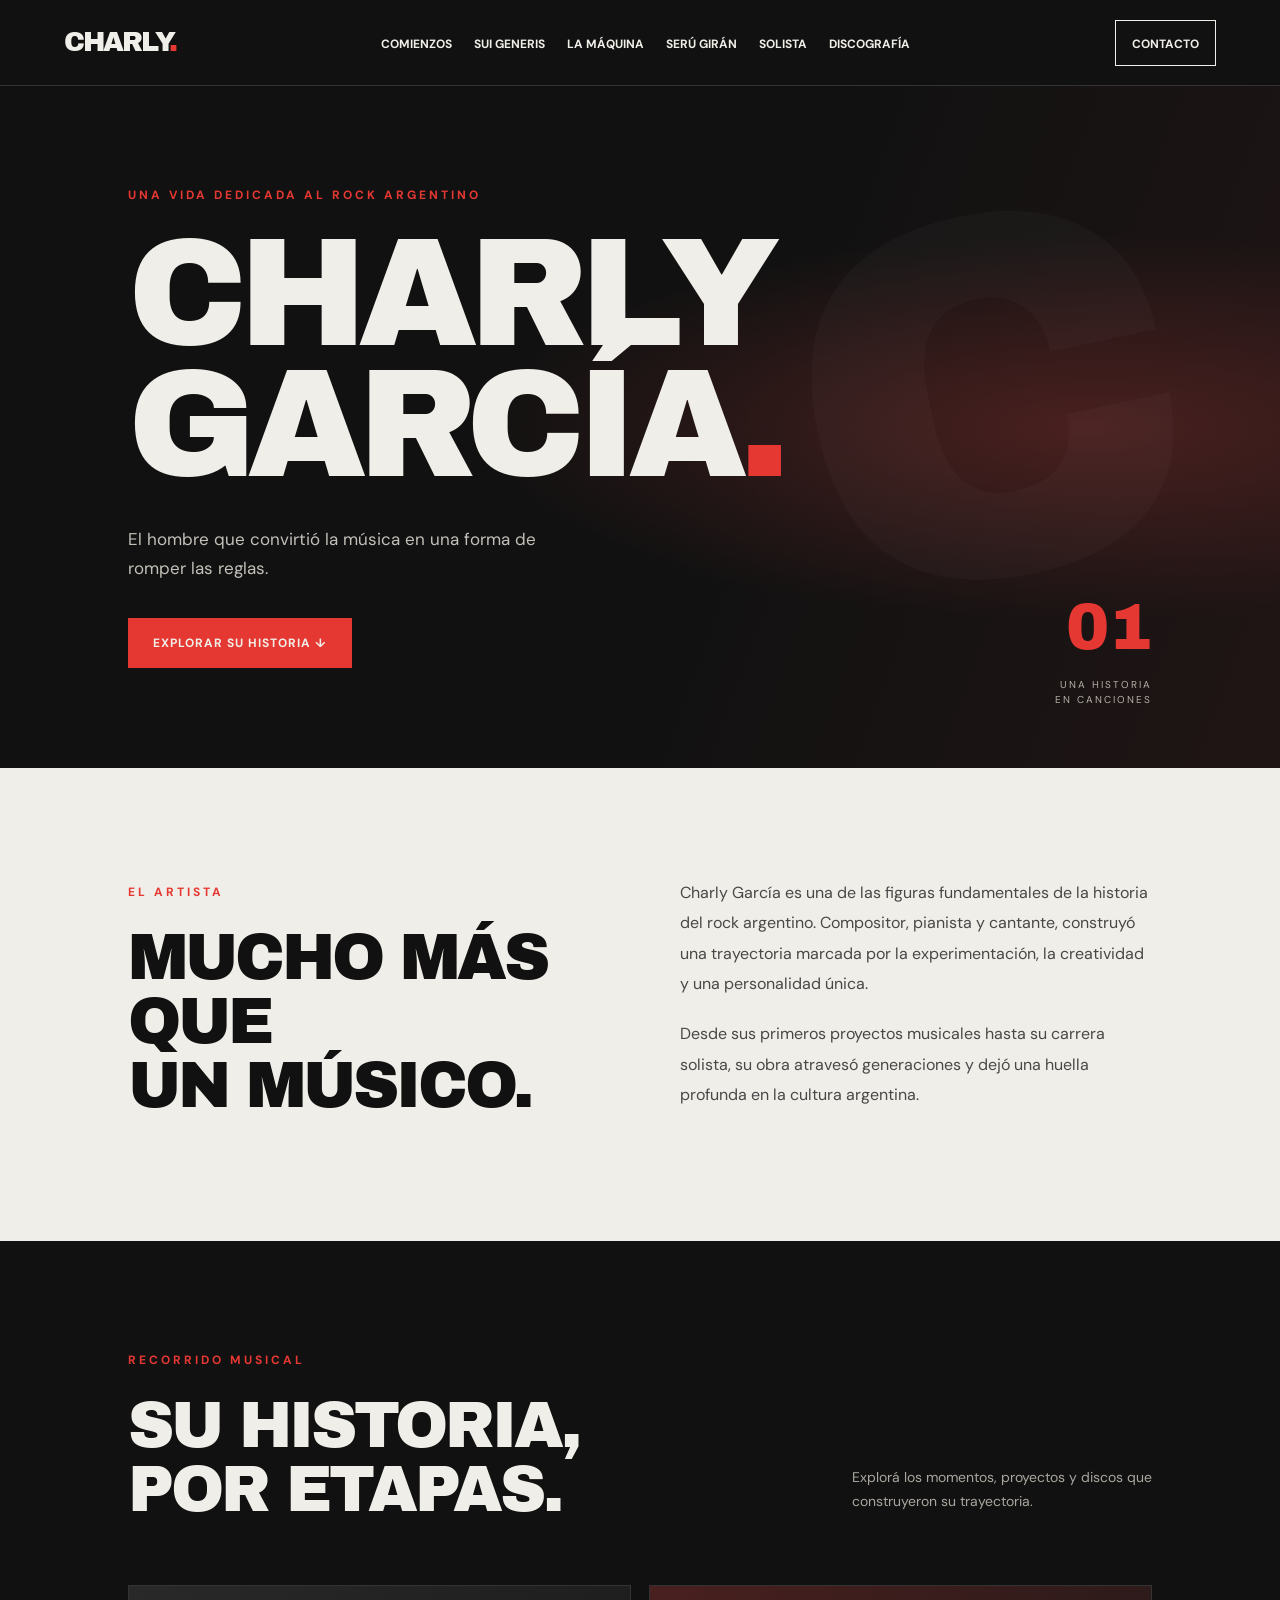
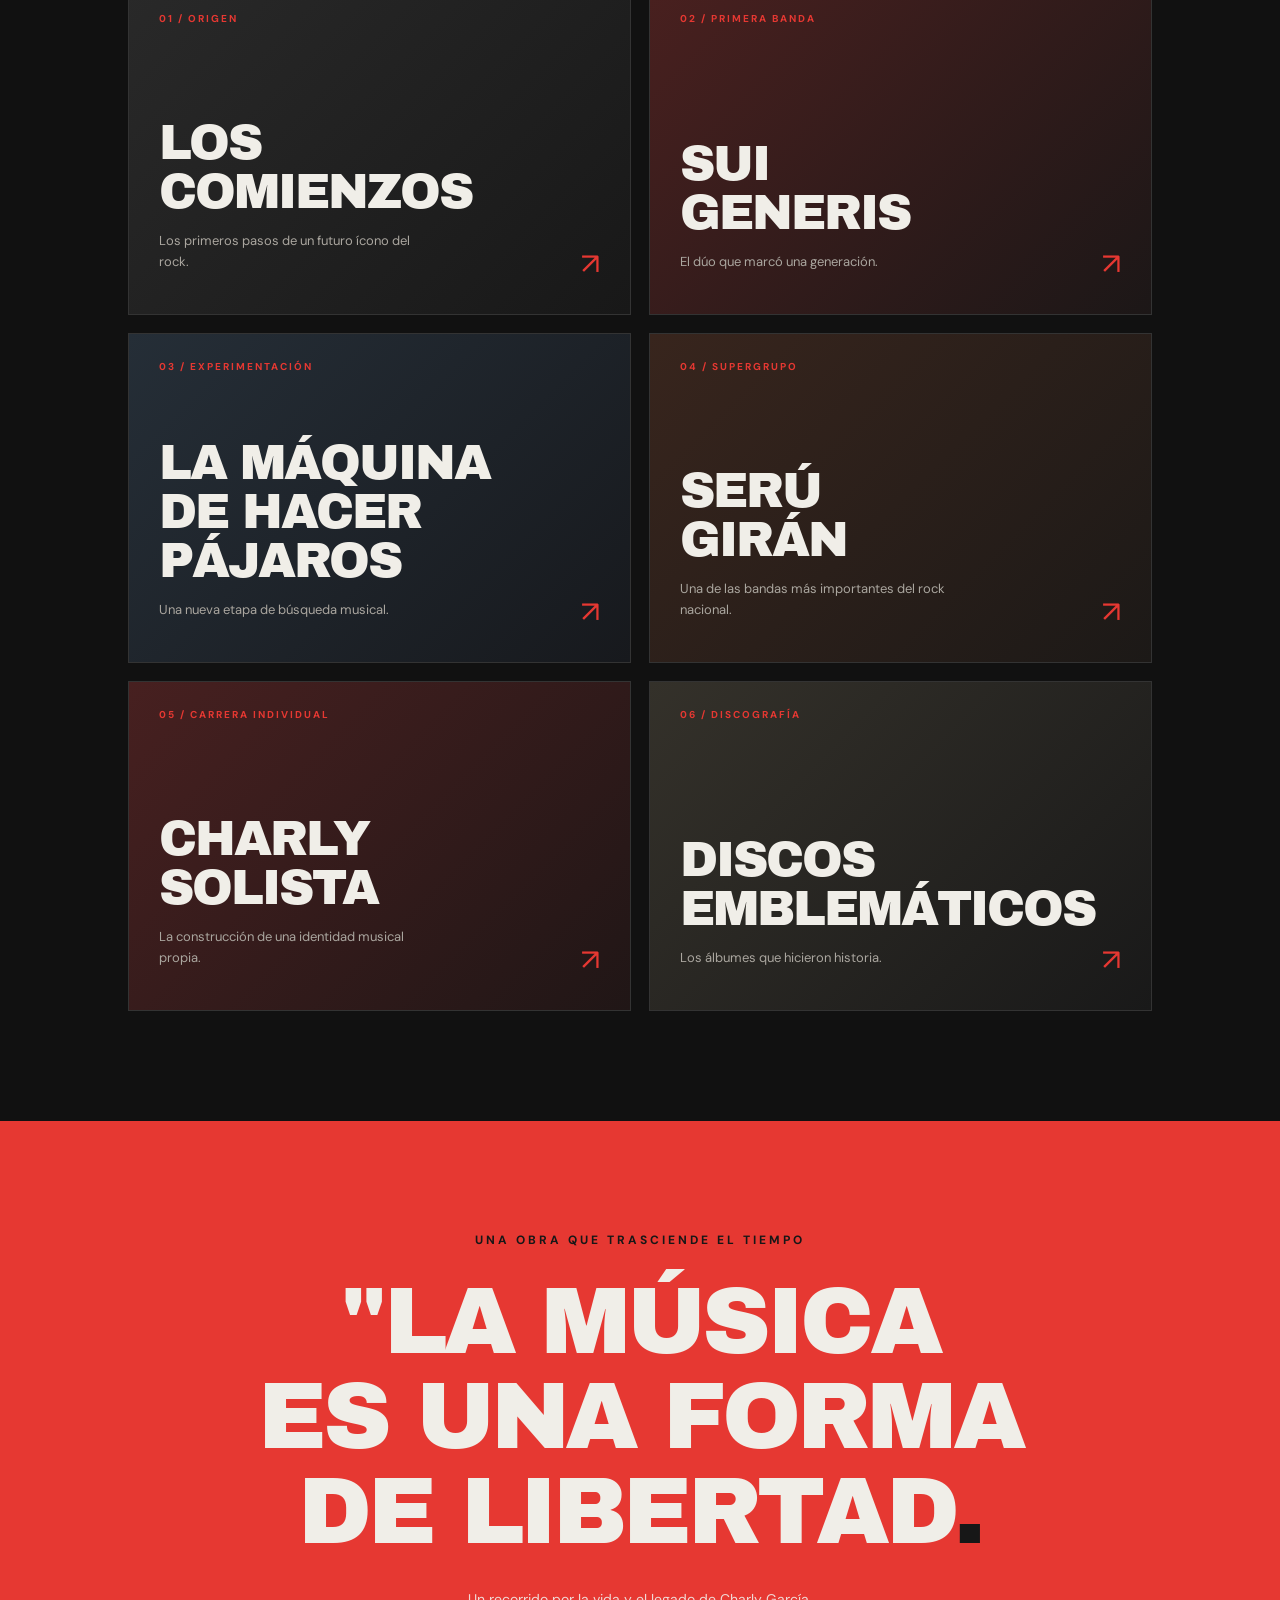
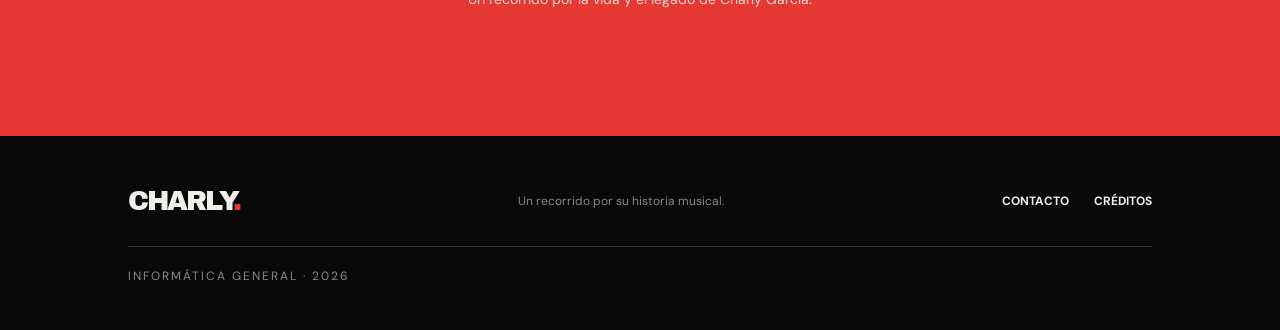
<file: index.html>
<!DOCTYPE html>
<html lang="es">
<head>
    <meta charset="UTF-8">
    <meta name="viewport" content="width=device-width, initial-scale=1.0">
    <title>Charly García | Un recorrido por su música</title>

    <!-- Tipografías -->
    <link rel="preconnect" href="https://fonts.googleapis.com">
    <link rel="preconnect" href="https://fonts.gstatic.com" crossorigin>
    <link href="https://fonts.googleapis.com/css2?family=Archivo+Black&family=DM+Sans:wght@400;500;600;700&display=swap" rel="stylesheet">

    <!-- Bootstrap -->
    <link href="https://cdn.jsdelivr.net/npm/bootstrap@5.3.3/dist/css/bootstrap.min.css" rel="stylesheet">

    <!-- CSS propio -->
    <link rel="stylesheet" href="styles.css">

</head>

<body>

    <!-- ENCABEZADO Y NAVEGACIÓN -->
    <header>
        <nav class="navbar">
            <a href="index.html" class="logo">CHARLY<span>.</span></a>

            <ul class="menu">
                <li><a href="comienzos.html">Comienzos</a></li>
                <li><a href="siugeneris.html">Sui Generis</a></li>
                <li><a href="lamaquina.html">La Máquina</a></li>
                <li><a href="serugiran.html">Serú Girán</a></li>
                <li><a href="solista.html">Solista</a></li>
                <li><a href="discos.html">Discografía</a></li>
            </ul>

            <div class="menu-extra">
                <a href="contacto.html">Contacto</a>
            </div>
        </nav>
    </header>


    <main>

        <!-- PORTADA PRINCIPAL -->
        <section class="portada">

            <div class="portada-contenido">

                <p class="etiqueta">UNA VIDA DEDICADA AL ROCK ARGENTINO</p>

                <h1>CHARLY<br>GARCÍA<span>.</span></h1>

                <p class="subtitulo">
                    El hombre que convirtió la música en una forma de romper las reglas.
                </p>

                <a href="#recorrido" class="boton-principal">
                    EXPLORAR SU HISTORIA ↓
                </a>

            </div>

            <div class="portada-numero">
                <span>01</span>
                <p>UNA HISTORIA<br>EN CANCIONES</p>
            </div>

            <div class="portada-decoracion">C</div>

        </section>


        <!-- PRESENTACIÓN -->
        <section class="presentacion">

            <div class="presentacion-titulo">
                <p class="etiqueta">EL ARTISTA</p>
                <h2>MUCHO MÁS QUE<br>UN MÚSICO.</h2>
            </div>

            <div class="presentacion-texto">
                <p>
                    Charly García es una de las figuras fundamentales
                    de la historia del rock argentino. Compositor,
                    pianista y cantante, construyó una trayectoria
                    marcada por la experimentación, la creatividad
                    y una personalidad única.
                </p>

                <p>
                    Desde sus primeros proyectos musicales hasta
                    su carrera solista, su obra atravesó generaciones
                    y dejó una huella profunda en la cultura argentina.
                </p>
            </div>

        </section>


        <!-- RECORRIDO POR SU HISTORIA -->
        <section class="recorrido" id="recorrido">

            <div class="seccion-encabezado">
                <div>
                    <p class="etiqueta">RECORRIDO MUSICAL</p>
                    <h2>SU HISTORIA,<br>POR ETAPAS.</h2>
                </div>

                <p class="encabezado-descripcion">
                    Explorá los momentos, proyectos y discos
                    que construyeron su trayectoria.
                </p>
            </div>


            <div class="tarjetas">

                <!-- TARJETA 1 -->
                <a href="comienzos.html" class="tarjeta tarjeta-01">
                    <span class="tarjeta-numero">01 / ORIGEN</span>
                    <div class="tarjeta-info">
                        <h3>LOS<br>COMIENZOS</h3>
                        <p>Los primeros pasos de un futuro ícono del rock.</p>
                        <span class="tarjeta-flecha">↗</span>
                    </div>
                </a>


                <!-- TARJETA 2 -->
                <a href="siugeneris.html" class="tarjeta tarjeta-02">
                    <span class="tarjeta-numero">02 / PRIMERA BANDA</span>
                    <div class="tarjeta-info">
                        <h3>SUI<br>GENERIS</h3>
                        <p>El dúo que marcó una generación.</p>
                        <span class="tarjeta-flecha">↗</span>
                    </div>
                </a>


                <!-- TARJETA 3 -->
                <a href="lamaquina.html" class="tarjeta tarjeta-03">
                    <span class="tarjeta-numero">03 / EXPERIMENTACIÓN</span>
                    <div class="tarjeta-info">
                        <h3>LA MÁQUINA<br>DE HACER PÁJAROS</h3>
                        <p>Una nueva etapa de búsqueda musical.</p>
                        <span class="tarjeta-flecha">↗</span>
                    </div>
                </a>


                <!-- TARJETA 4 -->
                <a href="serugiran.html" class="tarjeta tarjeta-04">
                    <span class="tarjeta-numero">04 / SUPERGRUPO</span>
                    <div class="tarjeta-info">
                        <h3>SERÚ<br>GIRÁN</h3>
                        <p>Una de las bandas más importantes del rock nacional.</p>
                        <span class="tarjeta-flecha">↗</span>
                    </div>
                </a>


                <!-- TARJETA 5 -->
                <a href="solista.html" class="tarjeta tarjeta-05">
                    <span class="tarjeta-numero">05 / CARRERA INDIVIDUAL</span>
                    <div class="tarjeta-info">
                        <h3>CHARLY<br>SOLISTA</h3>
                        <p>La construcción de una identidad musical propia.</p>
                        <span class="tarjeta-flecha">↗</span>
                    </div>
                </a>


                <!-- TARJETA 6 -->
                <a href="discos.html" class="tarjeta tarjeta-06">
                    <span class="tarjeta-numero">06 / DISCOGRAFÍA</span>
                    <div class="tarjeta-info">
                        <h3>DISCOS<br>EMBLEMÁTICOS</h3>
                        <p>Los álbumes que hicieron historia.</p>
                        <span class="tarjeta-flecha">↗</span>
                    </div>
                </a>

            </div>

        </section>


        <!-- FRASE FINAL -->
        <section class="frase-final">
            <p class="etiqueta">UNA OBRA QUE TRASCIENDE EL TIEMPO</p>

            <h2>
                "LA MÚSICA<br>
                ES UNA FORMA<br>
                DE LIBERTAD<span>.</span>
            </h2>

            <p class="frase-aclaracion">
                Un recorrido por la vida y el legado de Charly García.
            </p>
        </section>

    </main>


    <!-- PIE DE PÁGINA -->
    <footer>

        <a href="index.html" class="logo">CHARLY<span>.</span></a>

        <p>Un recorrido por su historia musical.</p>

        <div class="footer-links">
            <a href="contacto.html">Contacto</a>
            <a href="creditos.html">Créditos</a>
        </div>

        <p class="copyright">
            INFORMÁTICA GENERAL · 2026
        </p>

    </footer>

</body>
</html>
</file>
<file: styles.css>
/* CONFIGURACIÓN GENERAL */

* {
    margin: 0;
    padding: 0;
    box-sizing: border-box;
}

html {
    scroll-behavior: smooth;
}

body {
    background-color: #111111;
    color: #f0eee8;
    font-family: 'DM Sans', sans-serif;
}

a {
    text-decoration: none;
    color: inherit;
}

:root {
    --negro: #111111;
    --gris: #1c1c1c;
    --crema: #f0eee8;
    --rojo: #e63832;
}


/* NAVEGACIÓN */

header {
    background-color: var(--negro);
    border-bottom: 1px solid #333333;
    position: relative;
    z-index: 10;
}

.navbar {
    min-height: 85px;
    padding: 15px 5%;
    display: flex;
    justify-content: space-between;
    align-items: center;
    gap: 25px;
}

.logo {
    font-family: 'Archivo Black', sans-serif;
    font-size: 27px;
    letter-spacing: -2px;
}

.logo span {
    color: var(--rojo);
}

.menu {
    display: flex;
    align-items: center;
    justify-content: center;
    gap: 22px;
    list-style: none;
    margin: 0;
    padding: 0;
}

.menu a,
.menu-extra a {
    font-size: 12px;
    font-weight: 700;
    text-transform: uppercase;
    transition: color 0.3s;
}

.menu a:hover,
.menu-extra a:hover {
    color: var(--rojo);
}

.menu-extra {
    border: 1px solid var(--crema);
    padding: 10px 16px;
    transition: background-color 0.3s;
}

.menu-extra:hover {
    background-color: var(--rojo);
    border-color: var(--rojo);
}


/* PORTADA */

.portada {
    min-height: 620px;
    padding: 100px 10%;
    position: relative;
    overflow: hidden;
    display: flex;
    align-items: center;
    background:
        radial-gradient(ellipse at 85% 50%, #49201f 0%, transparent 40%),
        linear-gradient(110deg, #111111 55%, #201515 100%);
}

.portada-contenido {
    position: relative;
    z-index: 2;
}

.etiqueta {
    color: var(--rojo);
    font-size: 12px;
    font-weight: 700;
    letter-spacing: 3px;
    margin-bottom: 25px;
}

.portada h1 {
    font-family: 'Archivo Black', sans-serif;
    font-size: clamp(75px, 12vw, 155px);
    line-height: 0.85;
    letter-spacing: -9px;
    margin-bottom: 35px;
}

.portada h1 span {
    color: var(--rojo);
}

.subtitulo {
    font-size: 17px;
    color: #c3c0b9;
    max-width: 420px;
    line-height: 1.7;
    margin-bottom: 35px;
}

.boton-principal {
    display: inline-block;
    background-color: var(--rojo);
    padding: 16px 25px;
    font-size: 12px;
    font-weight: 700;
    letter-spacing: 1px;
    transition: 0.3s;
}

.boton-principal:hover {
    background-color: var(--crema);
    color: var(--negro);
}

.portada-numero {
    position: absolute;
    bottom: 45px;
    right: 10%;
    text-align: right;
    z-index: 2;
}

.portada-numero span {
    font-family: 'Archivo Black', sans-serif;
    font-size: 65px;
    color: var(--rojo);
}

.portada-numero p {
    font-size: 10px;
    letter-spacing: 2px;
    color: #b5b0a8;
}

.portada-decoracion {
    position: absolute;
    right: 7%;
    top: 50%;
    transform: translateY(-55%) rotate(-12deg);
    font-family: 'Archivo Black', sans-serif;
    font-size: clamp(300px, 40vw, 540px);
    color: rgba(255, 255, 255, 0.025);
    line-height: 1;
}


/* PRESENTACIÓN */

.presentacion {
    padding: 110px 10%;
    display: grid;
    grid-template-columns: 1fr 1fr;
    gap: 80px;
    align-items: center;
    background-color: var(--crema);
    color: var(--negro);
}

.presentacion .etiqueta {
    color: var(--rojo);
}

.presentacion h2,
.seccion-encabezado h2 {
    font-family: 'Archivo Black', sans-serif;
    font-size: clamp(38px, 5vw, 65px);
    line-height: 1;
    letter-spacing: -3px;
}

.presentacion-texto p {
    font-size: 16px;
    line-height: 1.9;
    color: #484848;
    margin-bottom: 20px;
}


/* RECORRIDO */

.recorrido {
    padding: 110px 10%;
}

.seccion-encabezado {
    display: flex;
    justify-content: space-between;
    align-items: end;
    gap: 40px;
    margin-bottom: 55px;
}

.seccion-encabezado h2 {
    font-size: clamp(40px, 5vw, 65px);
}

.encabezado-descripcion {
    max-width: 300px;
    color: #aaa69f;
    line-height: 1.7;
    font-size: 14px;
}


/* TARJETAS */

.tarjetas {
    display: grid;
    grid-template-columns: repeat(2, 1fr);
    gap: 18px;
}

.tarjeta {
    min-height: 330px;
    padding: 25px 30px;
    position: relative;
    overflow: hidden;
    display: flex;
    flex-direction: column;
    justify-content: space-between;
    background-color: var(--gris);
    border: 1px solid #333333;
    transition: transform 0.3s, border-color 0.3s;
}

.tarjeta:hover {
    transform: translateY(-7px);
    border-color: var(--rojo);
}

.tarjeta-numero {
    font-size: 10px;
    font-weight: 700;
    letter-spacing: 2px;
    color: var(--rojo);
}

.tarjeta-info h3 {
    font-family: 'Archivo Black', sans-serif;
    font-size: clamp(32px, 4vw, 49px);
    line-height: 1;
    letter-spacing: -2px;
    margin-bottom: 15px;
}

.tarjeta-info p {
    color: #aaa69f;
    font-size: 13px;
    max-width: 270px;
    line-height: 1.6;
}

.tarjeta-flecha {
    position: absolute;
    right: 30px;
    bottom: 28px;
    font-size: 30px;
    color: var(--rojo);
    transition: transform 0.3s;
}

.tarjeta:hover .tarjeta-flecha {
    transform: translate(5px, -5px);
}


/* DETALLES DE COLOR DE LAS TARJETAS */

.tarjeta-01 {
    background: linear-gradient(135deg, #292929, #181818);
}

.tarjeta-02 {
    background: linear-gradient(135deg, #49201f, #1c1717);
}

.tarjeta-03 {
    background: linear-gradient(135deg, #252e37, #17191d);
}

.tarjeta-04 {
    background: linear-gradient(135deg, #38251d, #1c1917);
}

.tarjeta-05 {
    background: linear-gradient(135deg, #472020, #201616);
}

.tarjeta-06 {
    background: linear-gradient(135deg, #34312a, #191919);
}


/* FRASE FINAL */

.frase-final {
    padding: 110px 10%;
    text-align: center;
    background-color: var(--rojo);
}

.frase-final .etiqueta {
    color: #171717;
}

.frase-final h2 {
    font-family: 'Archivo Black', sans-serif;
    font-size: clamp(40px, 8vw, 95px);
    line-height: 1;
    letter-spacing: -4px;
    margin-bottom: 30px;
}

.frase-final h2 span {
    color: #171717;
}

.frase-aclaracion {
    font-size: 14px;
    color: #f0d9d5;
}


/* FOOTER */

footer {
    padding: 45px 10%;
    display: flex;
    justify-content: space-between;
    align-items: center;
    flex-wrap: wrap;
    gap: 25px;
    background-color: #090909;
}

footer p {
    color: #888888;
    font-size: 12px;
    margin: 0;
}

.footer-links {
    display: flex;
    gap: 25px;
}

.footer-links a {
    font-size: 12px;
    font-weight: 700;
    text-transform: uppercase;
}

.footer-links a:hover {
    color: var(--rojo);
}

.copyright {
    width: 100%;
    padding-top: 20px;
    border-top: 1px solid #333333;
    letter-spacing: 2px;
}


/* DISEÑO RESPONSIVE - TABLETS */

@media (max-width: 950px) {

    .navbar {
        flex-wrap: wrap;
    }

    .menu {
        order: 3;
        width: 100%;
        flex-wrap: wrap;
        gap: 15px;
    }

    .portada {
        padding: 100px 7%;
    }

    .presentacion {
        gap: 40px;
        padding: 80px 7%;
    }

    .recorrido {
        padding: 80px 7%;
    }

}


/* DISEÑO RESPONSIVE - CELULARES */

@media (max-width: 600px) {

    .navbar {
        padding: 20px 6%;
    }

    .menu {
        justify-content: flex-start;
        gap: 12px 18px;
    }

    .menu a {
        font-size: 10px;
    }

    .menu-extra {
        padding: 8px 12px;
    }

    .portada {
        min-height: 560px;
        padding: 80px 7%;
    }

    .portada h1 {
        font-size: 75px;
        letter-spacing: -5px;
    }

    .portada-decoracion {
        right: -15%;
        font-size: 350px;
    }

    .portada-numero {
        right: 7%;
        bottom: 25px;
    }

    .presentacion {
        grid-template-columns: 1fr;
        padding: 75px 7%;
        gap: 30px;
    }

    .presentacion h2,
    .seccion-encabezado h2 {
        font-size: 42px;
    }

    .recorrido {
        padding: 75px 7%;
    }

    .seccion-encabezado {
        flex-direction: column;
        align-items: flex-start;
        gap: 20px;
    }

    .tarjetas {
        grid-template-columns: 1fr;
    }

    .tarjeta {
        min-height: 290px;
    }

    .frase-final {
        padding: 80px 6%;
    }

    .frase-final h2 {
        font-size: 43px;
        letter-spacing: -2px;
    }

    footer {
        padding: 40px 7%;
        flex-direction: column;
        align-items: flex-start;
    }

}


/* =====================================
   PÁGINA DE DISCOGRAFÍA
===================================== */


/* PORTADA */

.discos-portada {
    min-height: 430px;
    padding: 100px 10%;
    position: relative;
    overflow: hidden;
    background:
        radial-gradient(ellipse at 90% 50%, #49201f 0%, transparent 40%),
        linear-gradient(110deg, #111111 55%, #201515 100%);
}

.discos-portada h1 {
    font-family: 'Archivo Black', sans-serif;
    font-size: clamp(55px, 8vw, 100px);
    line-height: 0.95;
    letter-spacing: -5px;
    margin-bottom: 25px;
}

.discos-portada h1 span {
    color: #e63832;
}

.discos-portada > p:not(.etiqueta) {
    color: #bdb9b2;
    font-size: 15px;
    max-width: 450px;
    line-height: 1.7;
}

.discos-portada-numero {
    position: absolute;
    right: 10%;
    bottom: 35px;
    color: #e63832;
    font-family: 'Archivo Black', sans-serif;
    font-size: 24px;
    opacity: 0.8;
}


/* INTRODUCCIÓN */

.discos-intro {
    padding: 90px 10%;
    background-color: #f0eee8;
    color: #111111;
    display: grid;
    grid-template-columns: 1fr 1fr;
    gap: 70px;
    align-items: center;
}

.discos-intro .etiqueta {
    color: #e63832;
}

.discos-intro h2 {
    font-family: 'Archivo Black', sans-serif;
    font-size: clamp(38px, 5vw, 60px);
    line-height: 1;
    letter-spacing: -3px;
}

.discos-intro > p {
    color: #484848;
    font-size: 15px;
    line-height: 1.9;
    margin: 0;
}


/* EXPLORADOR */

.explorador {
    padding: 90px 10% 50px;
}

.explorador-titulo {
    margin-bottom: 40px;
}

.explorador-titulo h2,
.galeria-encabezado h2 {
    font-family: 'Archivo Black', sans-serif;
    font-size: clamp(35px, 5vw, 55px);
    letter-spacing: -2px;
}


/* BUSCADOR */

.buscador-contenedor {
    max-width: 600px;
    margin-bottom: 35px;
}

.buscador-contenedor label,
.filtros-contenedor > p {
    display: block;
    font-size: 11px;
    font-weight: 700;
    letter-spacing: 2px;
    color: #e63832;
    margin-bottom: 12px;
}

.buscador-contenedor input {
    width: 100%;
    padding: 17px 20px;
    background-color: #1c1c1c;
    color: #f0eee8;
    border: 1px solid #444444;
    outline: none;
    font-family: 'DM Sans', sans-serif;
    font-size: 14px;
    transition: border-color 0.3s;
}

.buscador-contenedor input:focus {
    border-color: #e63832;
}

.buscador-contenedor input::placeholder {
    color: #858585;
}


/* FILTROS */

.filtros {
    display: flex;
    flex-wrap: wrap;
    gap: 10px;
}

.filtro {
    background-color: transparent;
    border: 1px solid #555555;
    color: #c5c1ba;
    padding: 11px 19px;
    font-family: 'DM Sans', sans-serif;
    font-size: 12px;
    font-weight: 700;
    cursor: pointer;
    transition: 0.3s;
}

.filtro:hover {
    border-color: #e63832;
    color: #ffffff;
}

.filtro.activo {
    background-color: #e63832;
    border-color: #e63832;
    color: #ffffff;
}


/* GALERÍA */

.galeria-seccion {
    padding: 50px 10% 110px;
}

.galeria-encabezado {
    display: flex;
    justify-content: space-between;
    align-items: end;
    gap: 20px;
    margin-bottom: 35px;
}

.galeria-encabezado h2 {
    margin: 0;
}

#cantidad-discos {
    font-size: 11px;
    font-weight: 700;
    letter-spacing: 2px;
    color: #e63832;
}


/* TARJETAS DE DISCOS */

.galeria-discos {
    display: grid;
    grid-template-columns: repeat(3, 1fr);
    gap: 30px 20px;
}

.disco-card {
    background-color: #1c1c1c;
    border: 1px solid #333333;
    padding: 12px;
    text-align: left;
    color: #f0eee8;
    cursor: pointer;
    font-family: 'DM Sans', sans-serif;
    transition: transform 0.3s, border-color 0.3s;
}

.disco-card:hover {
    transform: translateY(-7px);
    border-color: #e63832;
}

.disco-imagen {
    width: 100%;
    aspect-ratio: 1 / 1;
    overflow: hidden;
    background-color: #292929;
    margin-bottom: 18px;
}

.disco-imagen img {
    width: 100%;
    height: 100%;
    object-fit: cover;
    display: block;
    transition: transform 0.4s;
}

.disco-card:hover .disco-imagen img {
    transform: scale(1.06);
}

.disco-etapa {
    display: block;
    font-size: 10px;
    letter-spacing: 2px;
    color: #e63832;
    font-weight: 700;
    margin-bottom: 9px;
}

.disco-card h3 {
    font-family: 'Archivo Black', sans-serif;
    font-size: 19px;
    line-height: 1.2;
    margin-bottom: 8px;
}

.disco-card .disco-anio {
    font-size: 12px;
    color: #aaa69f;
    margin: 0;
}


/* MENSAJE SIN RESULTADOS */

.sin-resultados {
    display: none;
    padding: 65px 20px;
    text-align: center;
    background-color: #1c1c1c;
    border: 1px solid #333333;
}

.sin-resultados h3 {
    font-family: 'Archivo Black', sans-serif;
    font-size: 25px;
    margin-bottom: 15px;
}

.sin-resultados p {
    color: #aaa69f;
    font-size: 14px;
}


/* MODAL DE BOOTSTRAP */

.modal-content {
    background-color: #1c1c1c;
    color: #f0eee8;
    border: 1px solid #444444;
    border-radius: 0;
    position: relative;
}

.modal-body {
    padding: 35px;
}

.btn-cerrar {
    position: absolute;
    top: 10px;
    right: 15px;
    z-index: 5;
    border: none;
    background: none;
    color: #f0eee8;
    font-size: 35px;
    cursor: pointer;
    line-height: 1;
}

.btn-cerrar:hover {
    color: #e63832;
}

.modal-body {
    display: grid;
    grid-template-columns: 1fr 1fr;
    gap: 35px;
    align-items: center;
}

.modal-imagen img {
    width: 100%;
    aspect-ratio: 1 / 1;
    object-fit: cover;
}

.modal-informacion {
    padding: 10px 0;
}

.modal-informacion .etiqueta {
    margin-bottom: 15px;
    font-size: 10px;
}

.modal-informacion h2 {
    font-family: 'Archivo Black', sans-serif;
    font-size: clamp(25px, 4vw, 38px);
    line-height: 1.1;
    margin-bottom: 12px;
}

.modal-anio {
    color: #e63832;
    font-size: 13px;
    font-weight: 700;
    margin-bottom: 20px;
}

.modal-descripcion {
    color: #c0bdb6;
    font-size: 13px;
    line-height: 1.8;
}

.modal-canciones {
    border-top: 1px solid #444444;
    margin-top: 20px;
    padding-top: 20px;
}

.modal-canciones h3 {
    font-size: 11px;
    letter-spacing: 2px;
    color: #e63832;
    font-weight: 700;
}

.modal-canciones ul {
    padding-left: 18px;
    margin-top: 15px;
}

.modal-canciones li {
    color: #d0ccc5;
    font-size: 13px;
    margin-bottom: 8px;
}


/* FRASE FINAL */

.discos-final {
    padding: 100px 10%;
    background-color: #e63832;
    text-align: center;
}

.discos-final .etiqueta {
    color: #171717;
}

.discos-final h2 {
    font-family: 'Archivo Black', sans-serif;
    font-size: clamp(40px, 7vw, 80px);
    line-height: 1;
    letter-spacing: -3px;
    margin-bottom: 35px;
}

.discos-final h2 span {
    color: #171717;
}

.discos-final a {
    display: inline-block;
    border: 1px solid #171717;
    padding: 13px 23px;
    font-size: 12px;
    font-weight: 700;
    transition: 0.3s;
}

.discos-final a:hover {
    background-color: #171717;
    color: #ffffff;
}


/* RESPONSIVE: TABLETS */

@media (max-width: 900px) {

    .discos-intro {
        gap: 35px;
    }

    .galeria-discos {
        grid-template-columns: repeat(2, 1fr);
    }

}


/* RESPONSIVE: CELULARES */

@media (max-width: 600px) {

    .discos-portada {
        padding: 80px 7%;
        min-height: 400px;
    }

    .discos-portada h1 {
        font-size: 52px;
        letter-spacing: -3px;
    }

    .discos-portada-numero {
        font-size: 18px;
        right: 7%;
    }

    .discos-intro {
        grid-template-columns: 1fr;
        padding: 70px 7%;
        gap: 25px;
    }

    .explorador {
        padding: 70px 7% 35px;
    }

    .filtros {
        gap: 8px;
    }

    .filtro {
        padding: 9px 12px;
        font-size: 11px;
    }

    .galeria-seccion {
        padding: 35px 7% 75px;
    }

    .galeria-encabezado {
        flex-direction: column;
        align-items: flex-start;
    }

    .galeria-discos {
        grid-template-columns: 1fr 1fr;
        gap: 15px 10px;
    }

    .disco-card {
        padding: 8px;
    }

    .disco-card h3 {
        font-size: 14px;
    }

    .disco-etapa {
        font-size: 8px;
        letter-spacing: 1px;
    }

    .modal-body {
        grid-template-columns: 1fr;
        padding: 25px;
        gap: 20px;
    }

    .modal-imagen {
        max-width: 220px;
        margin: 0 auto;
    }

    .discos-final {
        padding: 75px 7%;
    }

    .discos-final h2 {
        font-size: 42px;
    }

}



/* ==========================
   PÁGINA DE CONTACTO
========================== */

.contacto-contenedor {
    width: 85%;
    max-width: 1100px;
    margin: 100px auto;
}


/* INTRODUCCIÓN */

.contacto-intro {
    max-width: 750px;
    margin-bottom: 70px;
}

.etiqueta {
    color: var(--rojo);
    font-size: 12px;
    font-weight: bold;
    letter-spacing: 3px;
    margin-bottom: 25px;
}

.contacto-intro h1 {
    font-family: 'Archivo Black', sans-serif;
    font-size: clamp(55px, 9vw, 100px);
    line-height: 1;
    margin-bottom: 30px;
}

.contacto-intro h1 span {
    color: var(--rojo);
}

.contacto-descripcion {
    color: #bdbdbd;
    font-size: 17px;
    line-height: 1.7;
    max-width: 600px;
}


/* FORMULARIO */

.contacto-formulario {
    max-width: 750px;
    background-color: #1c1c1c;
    padding: 45px;
    border-top: 4px solid var(--rojo);
    margin-bottom: 100px;
}

.formulario-encabezado {
    margin-bottom: 40px;
}

.formulario-encabezado h2 {
    font-family: 'Archivo Black', sans-serif;
    font-size: 25px;
    margin-bottom: 12px;
}

.formulario-encabezado p {
    color: #999;
    font-size: 14px;
}


/* CAMPOS */

.campo-formulario {
    display: flex;
    flex-direction: column;
    margin-bottom: 28px;
}

.campo-formulario label {
    color: var(--crema);
    font-size: 12px;
    font-weight: bold;
    letter-spacing: 2px;
    margin-bottom: 12px;
}

.campo-formulario input,
.campo-formulario select,
.campo-formulario textarea {
    width: 100%;
    background-color: #111;
    border: 1px solid #444;
    color: var(--crema);
    padding: 15px;
    font-family: 'DM Sans', sans-serif;
    font-size: 15px;
    outline: none;
    transition: border-color 0.3s;
}

.campo-formulario input:focus,
.campo-formulario select:focus,
.campo-formulario textarea:focus {
    border-color: var(--rojo);
}

.campo-formulario input::placeholder,
.campo-formulario textarea::placeholder {
    color: #777;
}

.campo-formulario select {
    cursor: pointer;
}

.campo-formulario select option {
    background-color: #1c1c1c;
}

.campo-formulario textarea {
    resize: vertical;
    min-height: 150px;
}


/* ERRORES DE VALIDACIÓN */

.error-mensaje {
    color: var(--rojo);
    font-size: 12px;
    margin-top: 8px;
    min-height: 15px;
}

.campo-formulario .campo-invalido {
    border-color: var(--rojo);
}


/* BOTÓN */

.boton-enviar {
    background-color: var(--rojo);
    color: #111;
    border: none;
    padding: 17px 25px;
    font-family: 'Archivo Black', sans-serif;
    font-size: 13px;
    letter-spacing: 1px;
    cursor: pointer;
    transition: 0.3s;
}

.boton-enviar span {
    font-size: 20px;
    margin-left: 15px;
}

.boton-enviar:hover {
    background-color: var(--crema);
    transform: translateY(-3px);
}


/* MENSAJE DE RESPUESTA */

#respuesta-formulario {
    margin-top: 25px;
    font-size: 14px;
    line-height: 1.5;
}

.mensaje-exito {
    color: #8bd69b;
    background-color: #183522;
    padding: 15px;
    border-left: 3px solid #8bd69b;
}

.mensaje-error {
    color: #ff7770;
}


/* RESPONSIVE */

@media (max-width: 768px) {

    .contacto-contenedor {
        width: 90%;
        margin: 65px auto;
    }

    .contacto-intro {
        margin-bottom: 45px;
    }

    .contacto-formulario {
        padding: 25px;
    }

    .formulario-encabezado h2 {
        font-size: 20px;
    }

    .contacto-descripcion {
        font-size: 15px;
    }

}
</file>
